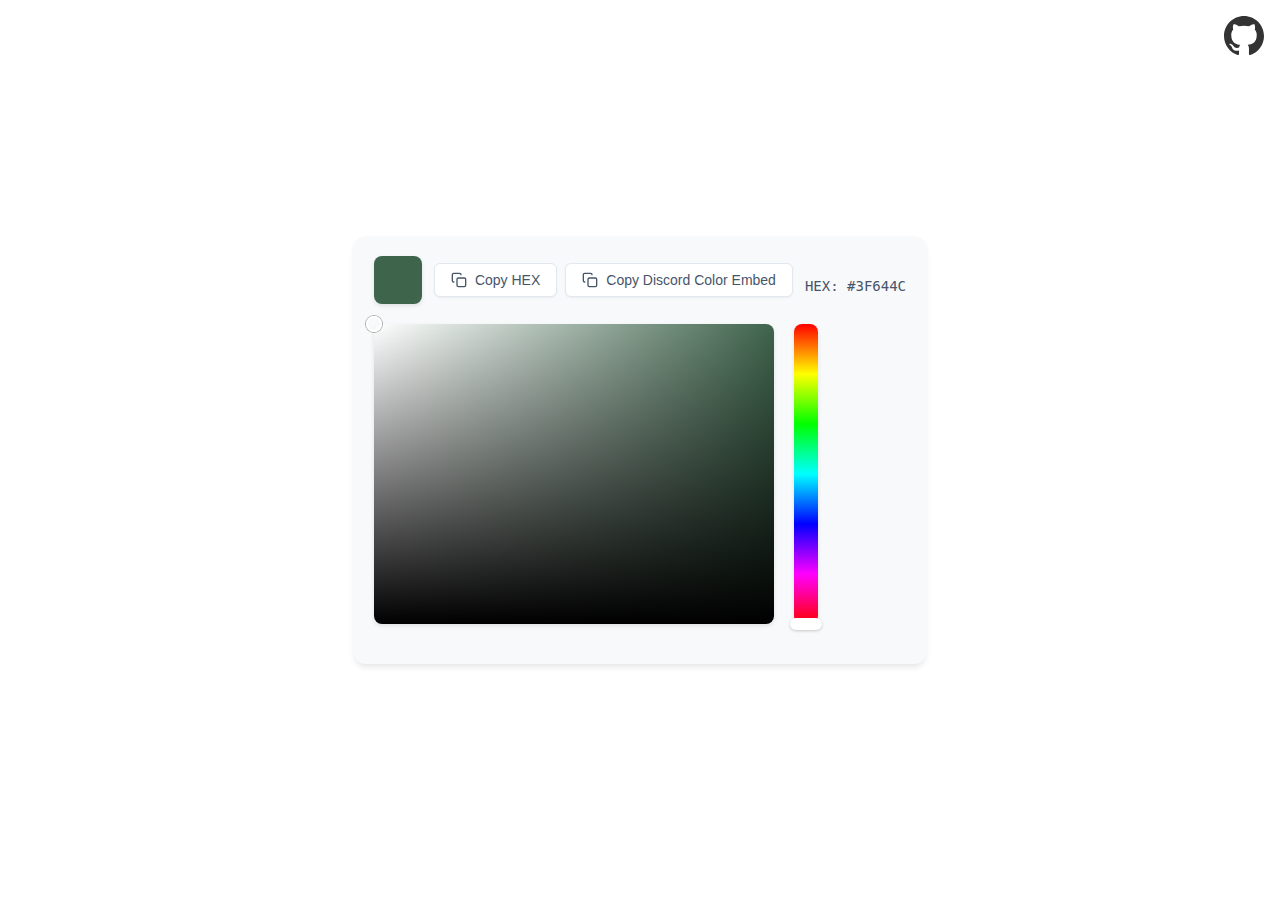
<file: index.html>
<!DOCTYPE html>
<html>
  <head>
    <link rel="stylesheet" href="style.css" />
    <meta charset="UTF-8" />
    <meta name="viewport" content="width=device-width, initial-scale=1.0" />
    <title>Discord Embed Colour Selector</title>
  </head>
  <body>
    <a
      href="https://github.com/writedev/colour_selector_for_discord.py_embed"
      target="_blank"
      id="github-link"
      aria-label="GitHub"
    >
      <svg
        id="github-logo"
        xmlns="http://www.w3.org/2000/svg"
        viewBox="0 0 24 24"
        fill="currentColor"
      >
        <path
          d="M12 0C5.37 0 0 5.37 0 12c0 5.3 3.438 9.799 8.205 11.387.6.111.82-.261.82-.577 0-.285-.01-1.043-.015-2.048-3.338.726-4.042-1.611-4.042-1.611-.546-1.387-1.333-1.756-1.333-1.756-1.09-.744.083-.729.083-.729 1.204.085 1.838 1.236 1.838 1.236 1.07 1.834 2.806 1.305 3.492.997.108-.774.418-1.305.761-1.605-2.665-.304-5.467-1.332-5.467-5.93 0-1.31.468-2.381 1.235-3.221-.123-.303-.535-1.523.117-3.176 0 0 1.008-.323 3.3 1.231.957-.266 1.984-.399 3.005-.404 1.02.005 2.048.138 3.006.404 2.29-1.554 3.297-1.231 3.297-1.231.653 1.653.242 2.873.119 3.176.77.84 1.233 1.911 1.233 3.221 0 4.61-2.807 5.624-5.479 5.92.429.37.812 1.102.812 2.222 0 1.606-.014 2.902-.014 3.293 0 .318.217.694.825.576C20.565 21.795 24 17.298 24 12 24 5.37 18.63 0 12 0z"
        />
      </svg>
    </a>
    <div class="container">
      <div class="header">
        <div class="color-preview"></div>
        <div class="button-group">
          <button class="copy-button" data-type="hex">
            <svg
              width="16"
              height="16"
              viewBox="0 0 24 24"
              fill="none"
              stroke="currentColor"
              stroke-width="2"
            >
              <rect x="9" y="9" width="13" height="13" rx="2" ry="2"></rect>
              <path
                d="M5 15H4a2 2 0 0 1-2-2V4a2 2 0 0 1 2-2h9a2 2 0 0 1 2 2v1"
              ></path>
            </svg>
            Copy HEX
          </button>
          <button class="copy-button" data-type="discord">
            <svg
              width="16"
              height="16"
              viewBox="0 0 24 24"
              fill="none"
              stroke="currentColor"
              stroke-width="2"
            >
              <rect x="9" y="9" width="13" height="13" rx="2" ry="2"></rect>
              <path
                d="M5 15H4a2 2 0 0 1-2-2V4a2 2 0 0 1 2-2h9a2 2 0 0 1 2 2v1"
              ></path>
            </svg>
            Copy Discord Color Embed
          </button>
        </div>
        <div class="color-codes">
          <span id="hex-code" class="hex-code">HEX: #3F644C</span>
        </div>
      </div>

      <div class="color-picker">
        <div class="gradient-map">
          <div class="picker-dot"></div>
        </div>
        <div class="hue-container">
          <div class="hue-slider"></div>
          <div class="hue-cursor"></div>
        </div>
      </div>
    </div>
    <script src="script.js"></script>
  </body>
</html>
</file>
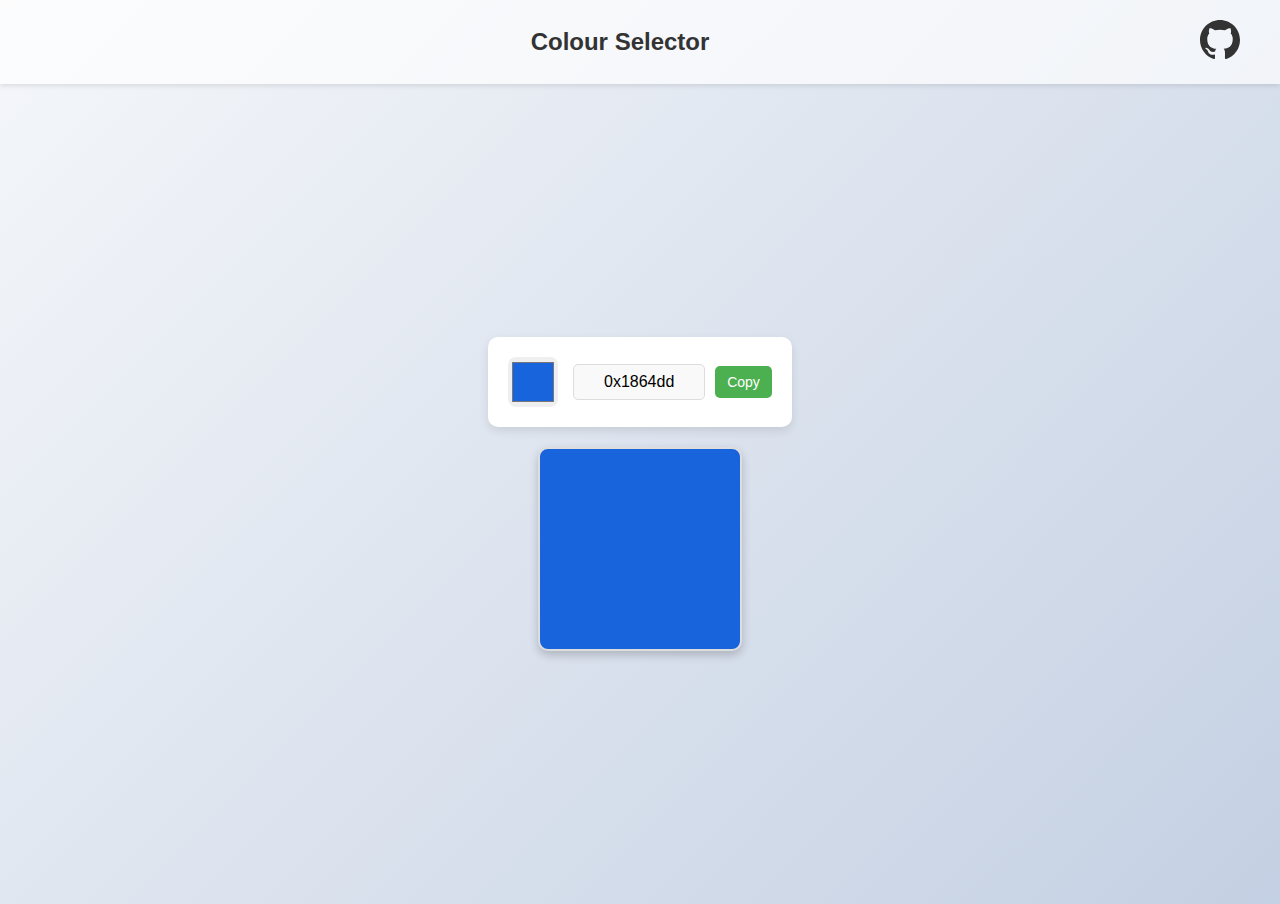
<file: backup/index.html>
<!DOCTYPE html>
<html lang="en">
  <head>
    <meta charset="UTF-8" />
    <meta name="viewport" content="width=device-width, initial-scale=1.0" />
    <title>Colour Selector</title>
    <link rel="stylesheet" href="style.css" />
  </head>
  <body>
    <header>
      <h1>Colour Selector</h1>
      <a
        href="https://github.com/writedev/colour_selector_for_discord.py_embed"
        target="_blank"
        id="github-link"
        aria-label="GitHub"
      >
        <svg
          id="github-logo"
          xmlns="http://www.w3.org/2000/svg"
          viewBox="0 0 24 24"
          fill="currentColor"
        >
          <path
            d="M12 0C5.37 0 0 5.37 0 12c0 5.3 3.438 9.799 8.205 11.387.6.111.82-.261.82-.577 0-.285-.01-1.043-.015-2.048-3.338.726-4.042-1.611-4.042-1.611-.546-1.387-1.333-1.756-1.333-1.756-1.09-.744.083-.729.083-.729 1.204.085 1.838 1.236 1.838 1.236 1.07 1.834 2.806 1.305 3.492.997.108-.774.418-1.305.761-1.605-2.665-.304-5.467-1.332-5.467-5.93 0-1.31.468-2.381 1.235-3.221-.123-.303-.535-1.523.117-3.176 0 0 1.008-.323 3.3 1.231.957-.266 1.984-.399 3.005-.404 1.02.005 2.048.138 3.006.404 2.29-1.554 3.297-1.231 3.297-1.231.653 1.653.242 2.873.119 3.176.77.84 1.233 1.911 1.233 3.221 0 4.61-2.807 5.624-5.479 5.92.429.37.812 1.102.812 2.222 0 1.606-.014 2.902-.014 3.293 0 .318.217.694.825.576C20.565 21.795 24 17.298 24 12 24 5.37 18.63 0 12 0z"
          />
        </svg>
      </a>
    </header>

    <main>
      <div class="color-picker-container">
        <input type="color" id="colorPicker" value="#1864dd" />
        <div class="color-display">
          <input type="text" id="colorCode" readonly value="0x1864dd" />
          <button id="copyButton" class="copy-btn">Copy</button>
        </div>
      </div>

      <div id="preview" class="preview-box"></div>
    </main>

    <script src="script.js"></script>
  </body>
</html>
</file>
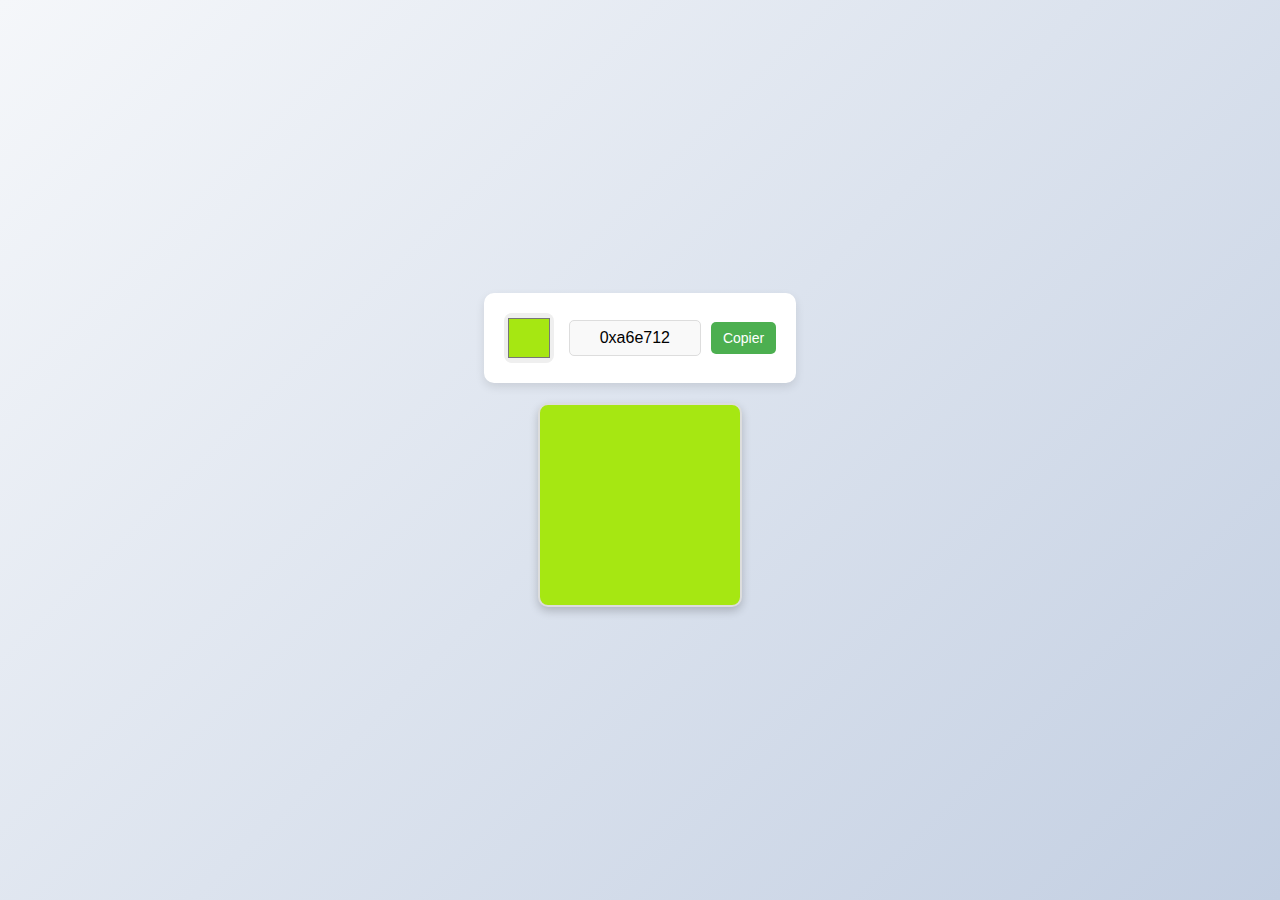
<file: src/index.html>
<!DOCTYPE html>
<html lang="en">
  <head>
    <meta charset="UTF-8" />
    <meta name="viewport" content="width=device-width, initial-scale=1.0" />
    <title>Sélecteur de Couleur Amélioré</title>
    <link rel="stylesheet" href="style.css" />
  </head>
  <body>
    <div class="color-picker-container">
      <input type="color" id="colorPicker" value="#a6e712" />
      <div class="color-display">
        <input type="text" id="colorCode" readonly value="0xa6e712" />
        <button id="copyButton" class="copy-btn">Copier</button>
      </div>
    </div>

    <div id="preview" class="preview-box"></div>

    <script src="script.js"></script>
  </body>
</html>
</file>
<file: style.css>
html,
body {
  height: 100%;
  margin: 0;
  display: flex;
  justify-content: center;
  align-items: center;
  font-family: "Inter", -apple-system, BlinkMacSystemFont, sans-serif;
}

.container {
  padding: 20px;
  max-width: 800px; /* Augmenté pour plus de largeur */
  width: 100%; /* Permet au conteneur de s'adapter à la taille de l'écran */
  background: #f8f9fa;
  border-radius: 12px;
  box-shadow: 0 4px 6px -1px rgb(0 0 0 / 0.1);
}

.header {
  display: flex;
  align-items: center;
  margin-bottom: 20px;
  gap: 12px;
  flex-wrap: wrap;
  justify-content: space-between;
}

.color-preview {
  width: 48px;
  height: 48px;
  background-color: #3f644c;
  border-radius: 8px;
  box-shadow: 0 2px 4px rgb(0 0 0 / 0.1);
}

.button-group {
  display: flex;
  gap: 8px;
  flex-wrap: wrap;
}

.copy-button {
  background: white;
  border: 1px solid #e2e8f0;
  padding: 8px 16px;
  border-radius: 6px;
  font-size: 14px;
  cursor: pointer;
  transition: all 0.2s;
  display: flex;
  align-items: center;
  gap: 8px;
  color: #475569;
  box-shadow: 0 1px 2px rgb(0 0 0 / 0.05);
  white-space: nowrap;
}

.copy-button:hover {
  background: #f8fafc;
  transform: translateY(-1px);
  box-shadow: 0 2px 4px rgb(0 0 0 / 0.1);
}

.copy-button:active {
  transform: translateY(0px);
}

.color-picker {
  display: flex;
  gap: 20px;
  margin-bottom: 20px;
}

.gradient-map {
  position: relative;
  width: 400px;
  height: 300px;
  background: linear-gradient(to bottom, transparent, #000),
    linear-gradient(to right, #fff, #3f644c);
  cursor: crosshair;
  border-radius: 8px;
  box-shadow: 0 2px 4px rgb(0 0 0 / 0.1);
}

.picker-dot {
  position: absolute;
  width: 12px;
  height: 12px;
  border: 2px solid white;
  border-radius: 50%;
  transform: translate(-50%, -50%);
  pointer-events: none;
  box-shadow: 0 0 0 1px rgba(0, 0, 0, 0.3);
}

.hue-container {
  position: relative;
  width: 24px;
  height: 300px;
}

.hue-slider {
  width: 100%;
  height: 100%;
  background: linear-gradient(
    to bottom,
    #ff0000,
    #ffff00,
    #00ff00,
    #00ffff,
    #0000ff,
    #ff00ff,
    #ff0000
  );
  border-radius: 8px;
  cursor: pointer;
  box-shadow: 0 2px 4px rgb(0 0 0 / 0.1);
}

.hue-cursor {
  position: absolute;
  width: 32px;
  height: 12px;
  background: white;
  border-radius: 6px;
  left: -4px;
  transform: translateY(-50%);
  box-shadow: 0 1px 3px rgb(0 0 0 / 0.2);
  pointer-events: none;
}

@keyframes copyAnimation {
  0% {
    opacity: 0;
    transform: translateY(10px);
  }
  100% {
    opacity: 1;
    transform: translateY(0);
  }
}

.color-codes {
  font-family: monospace;
  display: flex;
  gap: 16px;
  margin-top: 12px;
  flex-wrap: wrap;
  font-size: 14px;
  color: #475569;
}

.copy-notification {
  position: fixed;
  bottom: 20px;
  right: 20px;
  background: #4ade80;
  color: white;
  padding: 12px 24px;
  border-radius: 8px;
  box-shadow: 0 4px 6px -1px rgb(0 0 0 / 0.1);
  animation: copyAnimation 0.3s ease-out forwards;
}

#github-link {
  display: flex;
  align-items: center;
  gap: 8px;
  position: absolute;
  top: 16px;
  right: 16px;
  text-decoration: none;
  color: #333;
  transition: color 0.2s ease, transform 0.2s ease;
}

#github-link:hover {
  color: #000;
  opacity: 0.7;
}
#github-link:hover {
  animation: github-link-hover 0.2s ease-in + forwards;
}

@keyframes github-link-hover {
  0% {
    opacity: 1;
  }

  100% {
    opacity: 0.5;
  }
}

#github-logo {
  width: 40px;
  height: 40px;
  fill: currentColor;
}
</file>
<file: backup/style.css>
/* Style général */
body {
  font-family: "Arial", sans-serif;
  margin: 0;
  background: linear-gradient(135deg, #f5f7fa, #c4d0e3);
  color: #333;
}

header {
  display: flex;
  justify-content: space-between;
  align-items: center;
  padding: 20px 40px;
  background-color: #ffffffaa;
  box-shadow: 0 2px 5px rgba(0, 0, 0, 0.1);
}

header h1 {
  font-size: 24px;
  margin: 0;
  text-align: center;
  flex-grow: 1;
}

#github-link {
  text-decoration: none;
  color: #333;
  transition: color 0.2s ease, transform 0.2s ease;
}

#github-link:hover {
  color: #000;
  opacity: 0.5;
}

#github-logo {
  width: 40px;
  height: 40px;
  fill: currentColor;
}

main {
  display: flex;
  flex-direction: column;
  align-items: center;
  justify-content: center;
  height: calc(100vh - 80px);
}

.color-picker-container {
  display: flex;
  align-items: center;
  gap: 15px;
  background-color: white;
  padding: 20px;
  border-radius: 10px;
  box-shadow: 0 4px 10px rgba(0, 0, 0, 0.1);
}

#colorPicker {
  border: none;
  width: 50px;
  height: 50px;
  cursor: pointer;
  border-radius: 8px;
}

.color-display {
  display: flex;
  align-items: center;
  gap: 10px;
}

#colorCode {
  border: 1px solid #ddd;
  padding: 8px 10px;
  width: 110px;
  text-align: center;
  font-size: 16px;
  border-radius: 5px;
  background-color: #f9f9f9;
}

.copy-btn {
  padding: 8px 12px;
  font-size: 14px;
  color: white;
  background-color: #4caf50;
  border: none;
  border-radius: 5px;
  cursor: pointer;
  transition: transform 0.2s ease, background-color 0.2s ease;
}

.copy-btn:hover {
  background-color: #45a049;
  transform: scale(1.05);
}

.copy-btn:active {
  transform: scale(0.95);
}

.preview-box {
  width: 200px;
  height: 200px;
  border: 2px solid #ddd;
  background-color: #1864dd;
  margin-top: 20px;
  border-radius: 10px;
  box-shadow: 0 4px 10px rgba(0, 0, 0, 0.2);
}
</file>
<file: src/style.css>
body {
  font-family: "Arial", sans-serif;
  display: flex;
  flex-direction: column;
  align-items: center;
  justify-content: center;
  height: 100vh;
  margin: 0;
  background: linear-gradient(135deg, #f5f7fa, #c3cfe2);
}

.color-picker-container {
  display: flex;
  align-items: center;
  gap: 15px;
  background-color: white;
  padding: 20px;
  border-radius: 10px;
  box-shadow: 0 4px 10px rgba(0, 0, 0, 0.1);
}

#colorPicker {
  border: none;
  width: 50px;
  height: 50px;
  cursor: pointer;
  border-radius: 8px;
}

.color-display {
  display: flex;
  align-items: center;
  gap: 10px;
}

#colorCode {
  border: 1px solid #ddd;
  padding: 8px 10px;
  width: 110px;
  text-align: center;
  font-size: 16px;
  border-radius: 5px;
  background-color: #f9f9f9;
}

.copy-btn {
  padding: 8px 12px;
  font-size: 14px;
  color: white;
  background-color: #4caf50;
  border: none;
  border-radius: 5px;
  cursor: pointer;
  transition: transform 0.2s ease, background-color 0.2s ease;
}

.copy-btn:hover {
  background-color: #45a049;
  transform: scale(1.05);
}

.copy-btn:active {
  transform: scale(0.95);
}

.preview-box {
  width: 200px;
  height: 200px;
  border: 2px solid #ddd;
  background-color: #a6e712;
  margin-top: 20px;
  border-radius: 10px;
  box-shadow: 0 4px 10px rgba(0, 0, 0, 0.2);
}
</file>
